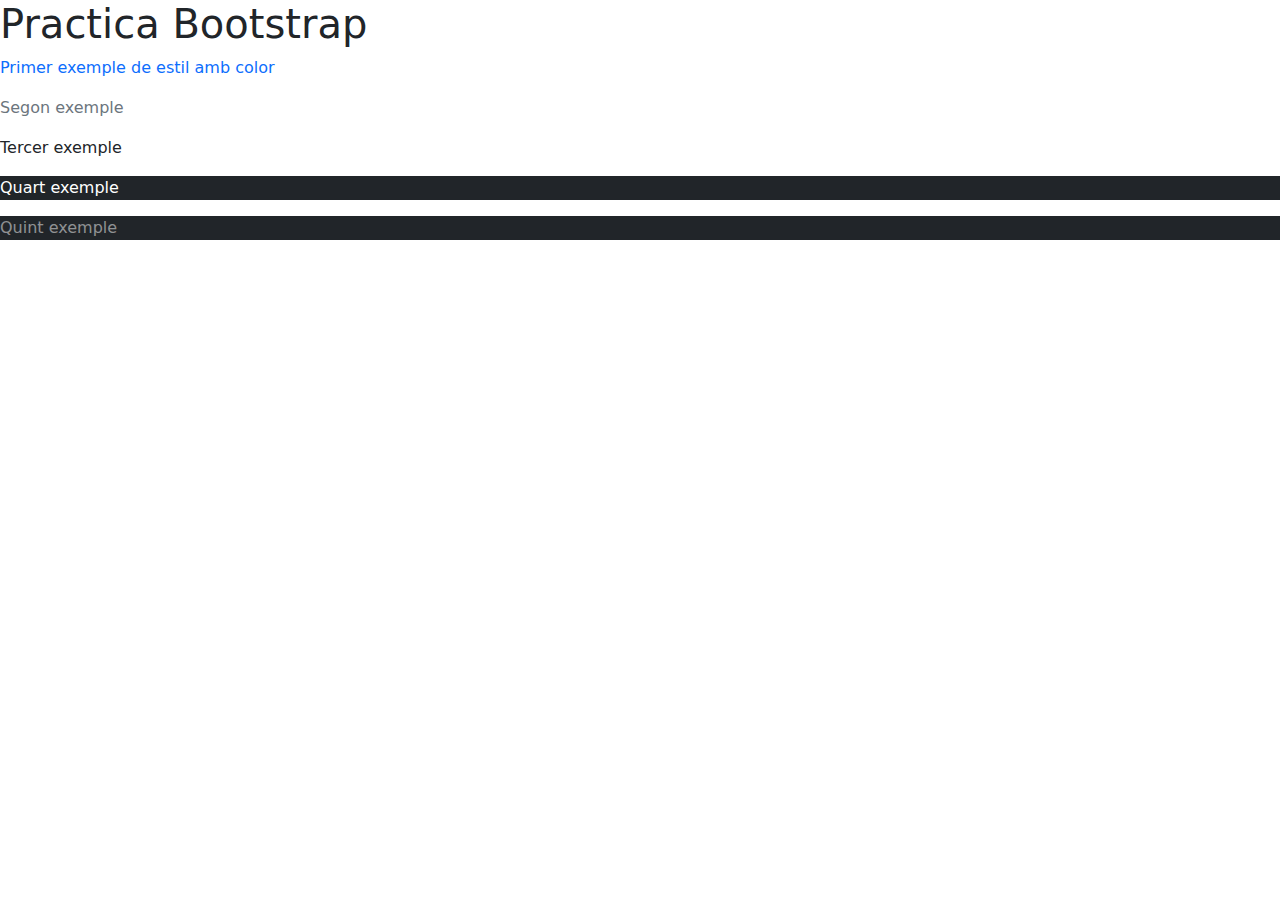
<file: index.html>
<!DOCTYPE html>
<html lang="es">
<head>
    <meta charset="UTF-8">
    <meta name="viewport" content="width=device-width, initial-scale=1.0">
    <meta http-equiv="X-UA-Compatible" content="ie-edge">
    <title>Practica Bootstrap</title>
    <link href="https://cdn.jsdelivr.net/npm/bootstrap@5.3.3/dist/css/bootstrap.min.css" rel="stylesheet" integrity="sha384-QWTKZyjpPEjISv5WaRU9OFeRpok6YctnYmDr5pNlyT2bRjXh0JMhjY6hW+ALEwIH" crossorigin="anonymous">    
</head>
<body>
    <h1>Practica Bootstrap</h1>
        <p class="text-primary">Primer exemple de estil amb color</p>
        <p class="text-secondary">Segon exemple</p>
        <p class="text-succes">Tercer exemple</p>
        <p class="text-white bg-dark">Quart exemple</p>
        <p class="text-white-50 bg-dark">Quint exemple</p>
</body>
<script src="https://cdn.jsdelivr.net/npm/@popperjs/core@2.11.8/dist/umd/popper.min.js" integrity="sha384-I7E8VVD/ismYTF4hNIPjVp/Zjvgyol6VFvRkX/vR+Vc4jQkC+hVqc2pM8ODewa9r" crossorigin="anonymous"></script>
<script src="https://cdn.jsdelivr.net/npm/bootstrap@5.3.3/dist/js/bootstrap.bundle.min.js" integrity="sha384-YvpcrYf0tY3lHB60NNkmXc5s9fDVZLESaAA55NDzOxhy9GkcIdslK1eN7N6jIeHz" crossorigin="anonymous"></script>
</html>
</file>
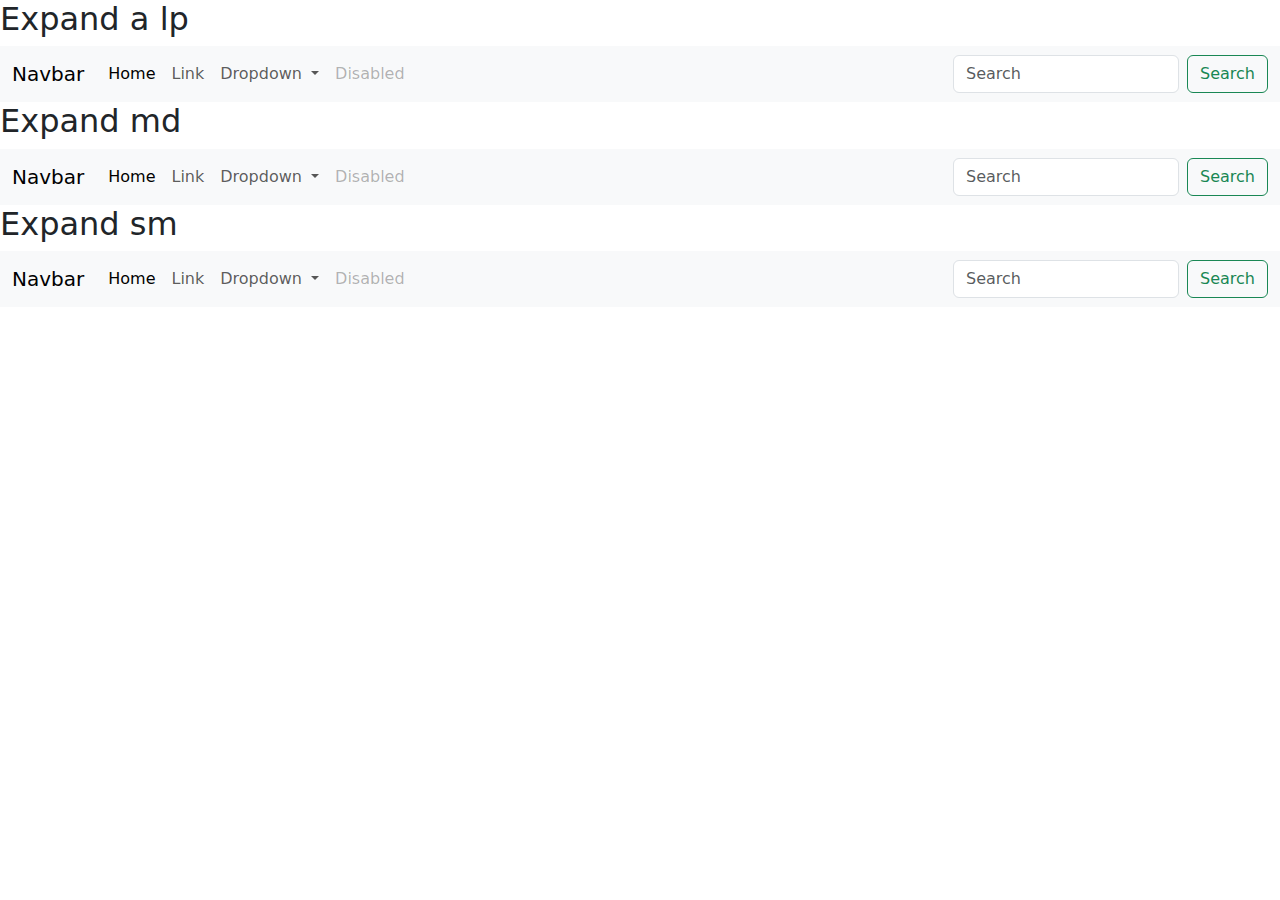
<file: barradenavegacio.html>
<!DOCTYPE html>
<html lang="es">
<head>
    <meta charset="UTF-8">
    <meta name="viewport" content="width=device-width, initial-scale=1.0">
    <title>BarNav</title>
    <link href="https://cdn.jsdelivr.net/npm/bootstrap@5.3.3/dist/css/bootstrap.min.css" rel="stylesheet" integrity="sha384-QWTKZyjpPEjISv5WaRU9OFeRpok6YctnYmDr5pNlyT2bRjXh0JMhjY6hW+ALEwIH" crossorigin="anonymous">    <title>Practica  Bootstrap</title>
</head>
<body>
    <h2>Expand a lp</h2>
    <nav class="navbar navbar-expand-lg bg-body-tertiary">
        <div class="container-fluid">
          <a class="navbar-brand" href="#">Navbar</a>
          <button class="navbar-toggler" type="button" data-bs-toggle="collapse" data-bs-target="#navbarSupportedContent" aria-controls="navbarSupportedContent" aria-expanded="false" aria-label="Toggle navigation">
            <span class="navbar-toggler-icon"></span>
          </button>
          <div class="collapse navbar-collapse" id="navbarSupportedContent">
            <ul class="navbar-nav me-auto mb-2 mb-lg-0">
              <li class="nav-item">
                <a class="nav-link active" aria-current="page" href="#">Home</a>
              </li>
              <li class="nav-item">
                <a class="nav-link" href="#">Link</a>
              </li>
              <li class="nav-item dropdown">
                <a class="nav-link dropdown-toggle" href="#" role="button" data-bs-toggle="dropdown" aria-expanded="false">
                  Dropdown
                </a>
                <ul class="dropdown-menu">
                  <li><a class="dropdown-item" href="#">Action</a></li>
                  <li><a class="dropdown-item" href="#">Another action</a></li>
                  <li><hr class="dropdown-divider"></li>
                  <li><a class="dropdown-item" href="#">Something else here</a></li>
                </ul>
              </li>
              <li class="nav-item">
                <a class="nav-link disabled" aria-disabled="true">Disabled</a>
              </li>
            </ul>
            <form class="d-flex" role="search">
              <input class="form-control me-2" type="search" placeholder="Search" aria-label="Search">
              <button class="btn btn-outline-success" type="submit">Search</button>
            </form>
          </div>
        </div>
      </nav>
    <h2>Expand md</h2>
    <nav class="navbar navbar-expand-lg bg-body-tertiary">
        <div class="container-fluid">
          <a class="navbar-brand" href="#">Navbar</a>
          <button class="navbar-toggler" type="button" data-bs-toggle="collapse" data-bs-target="#navbarSupportedContent" aria-controls="navbarSupportedContent" aria-expanded="false" aria-label="Toggle navigation">
            <span class="navbar-toggler-icon"></span>
          </button>
          <div class="collapse navbar-collapse" id="navbarSupportedContent">
            <ul class="navbar-nav me-auto mb-2 mb-lg-0">
              <li class="nav-item">
                <a class="nav-link active" aria-current="page" href="#">Home</a>
              </li>
              <li class="nav-item">
                <a class="nav-link" href="#">Link</a>
              </li>
              <li class="nav-item dropdown">
                <a class="nav-link dropdown-toggle" href="#" role="button" data-bs-toggle="dropdown" aria-expanded="false">
                  Dropdown
                </a>
                <ul class="dropdown-menu">
                  <li><a class="dropdown-item" href="#">Action</a></li>
                  <li><a class="dropdown-item" href="#">Another action</a></li>
                  <li><hr class="dropdown-divider"></li>
                  <li><a class="dropdown-item" href="#">Something else here</a></li>
                </ul>
              </li>
              <li class="nav-item">
                <a class="nav-link disabled" aria-disabled="true">Disabled</a>
              </li>
            </ul>
            <form class="d-flex" role="search">
              <input class="form-control me-2" type="search" placeholder="Search" aria-label="Search">
              <button class="btn btn-outline-success" type="submit">Search</button>
            </form>
          </div>
        </div>
      </nav>
      <h2>Expand sm</h2>
      <nav class="navbar navbar-expand-lg bg-body-tertiary">
        <div class="container-fluid">
          <a class="navbar-brand" href="#">Navbar</a>
          <button class="navbar-toggler" type="button" data-bs-toggle="collapse" data-bs-target="#navbarSupportedContent" aria-controls="navbarSupportedContent" aria-expanded="false" aria-label="Toggle navigation">
            <span class="navbar-toggler-icon"></span>
          </button>
          <div class="collapse navbar-collapse" id="navbarSupportedContent">
            <ul class="navbar-nav me-auto mb-2 mb-lg-0">
              <li class="nav-item">
                <a class="nav-link active" aria-current="page" href="#">Home</a>
              </li>
              <li class="nav-item">
                <a class="nav-link" href="#">Link</a>
              </li>
              <li class="nav-item dropdown">
                <a class="nav-link dropdown-toggle" href="#" role="button" data-bs-toggle="dropdown" aria-expanded="false">
                  Dropdown
                </a>
                <ul class="dropdown-menu">
                  <li><a class="dropdown-item" href="#">Action</a></li>
                  <li><a class="dropdown-item" href="#">Another action</a></li>
                  <li><hr class="dropdown-divider"></li>
                  <li><a class="dropdown-item" href="#">Something else here</a></li>
                </ul>
              </li>
              <li class="nav-item">
                <a class="nav-link disabled" aria-disabled="true">Disabled</a>
              </li>
            </ul>
            <form class="d-flex" role="search">
              <input class="form-control me-2" type="search" placeholder="Search" aria-label="Search">
              <button class="btn btn-outline-success" type="submit">Search</button>
            </form>
          </div>
        </div>
      </nav>
</body>
<script src="https://cdn.jsdelivr.net/npm/@popperjs/core@2.11.8/dist/umd/popper.min.js" integrity="sha384-I7E8VVD/ismYTF4hNIPjVp/Zjvgyol6VFvRkX/vR+Vc4jQkC+hVqc2pM8ODewa9r" crossorigin="anonymous"></script>
<script src="https://cdn.jsdelivr.net/npm/bootstrap@5.3.3/dist/js/bootstrap.bundle.min.js" integrity="sha384-YvpcrYf0tY3lHB60NNkmXc5s9fDVZLESaAA55NDzOxhy9GkcIdslK1eN7N6jIeHz" crossorigin="anonymous"></script>
</html>
</file>
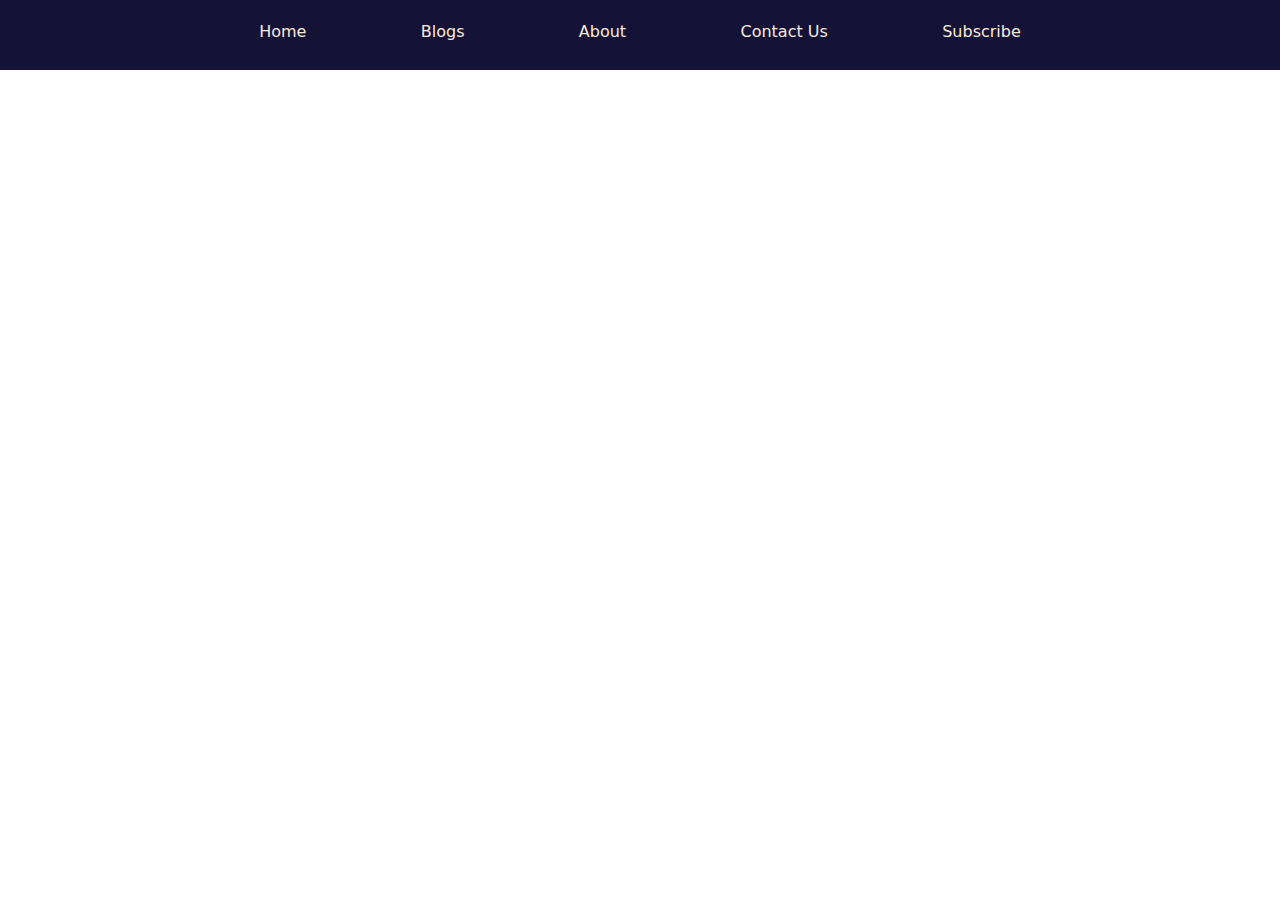
<file: blog.html>
<!DOCTYPE html>
<html lang="en">
<head>
    <meta charset="UTF-8">
    <meta name="viewport" content="width=device-width, initial-scale=1.0">
    <title>Pràctica 2-Blog</title>
    <link rel="stylesheet" href="https://cdn.jsdelivr.net/npm/bootstrap@5.3.3/dist/css/bootstrap.min.css">
    <link rel="stylesheet" href="css/blog.css">
</head>
<body>
    <div class="custom-container"></div>
        <section class="pestanyes">
            <divc class="tab-container-1">
                <div class="tab-1">
                    <p>Home</p>
                </div>
                <div class="tab-2">
                    <p>Blogs</p>
                </div>
                <div class="tab-3">
                    <p>About</p>
                </div>
                <div class="tab-4">
                    <p>Contact Us</p>
                </div>
                <div class="tab-4">
                    <div class="button">
                        <p>Subscribe</p>
                    </div>   
                </div>


            </divc>
        </section>
</body>
</html>
</file>
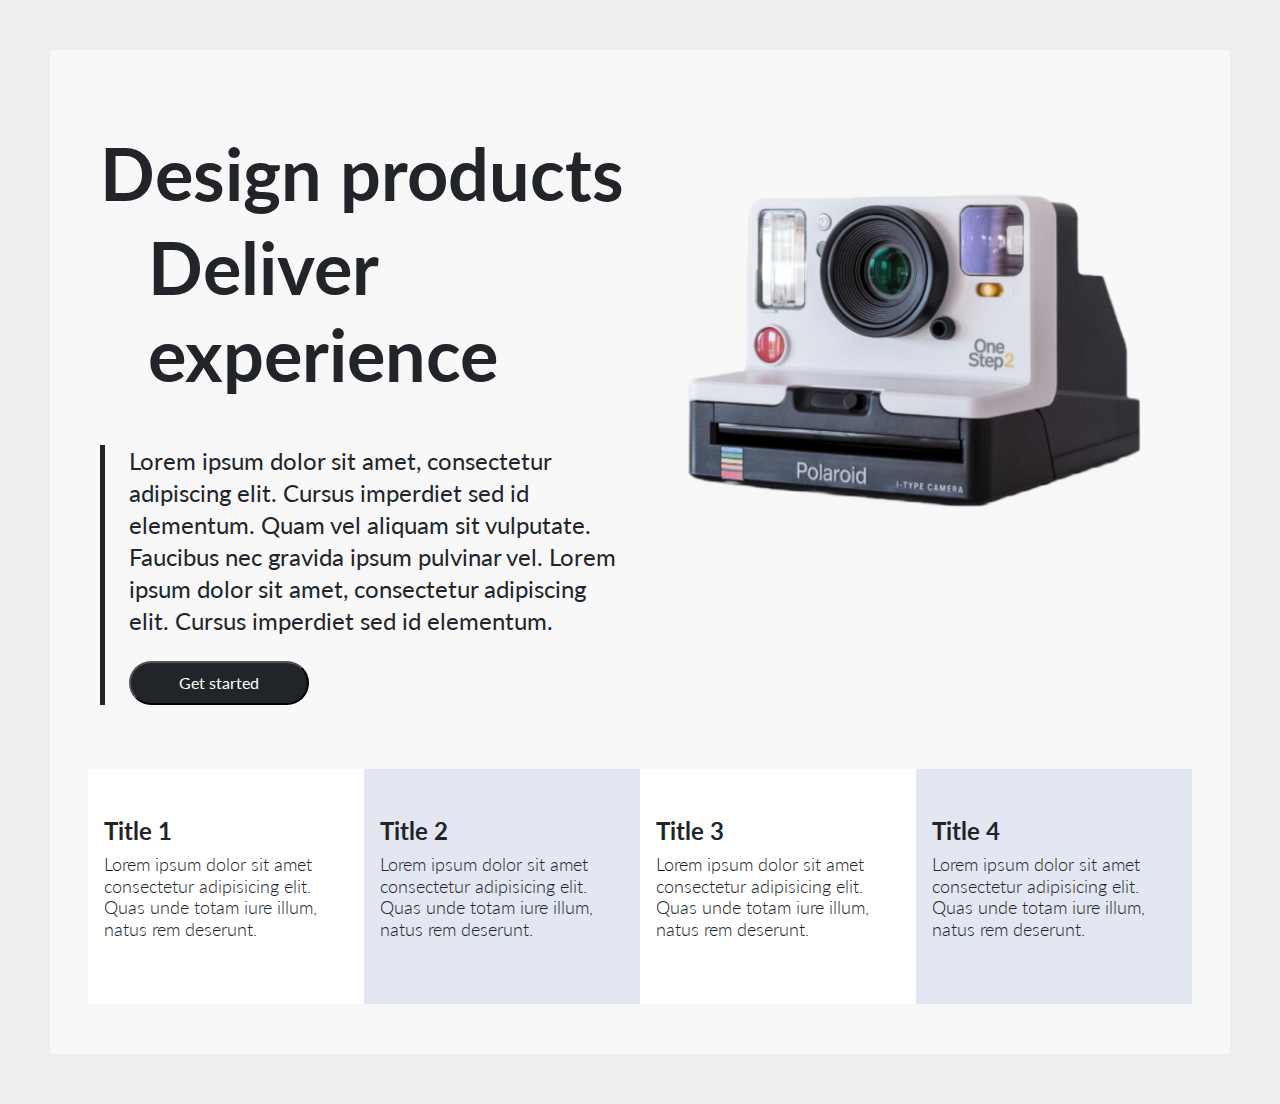
<file: figma.html>
<!DOCTYPE html>
<html lang="es">

<head>
    <meta charset="UTF-8">
    <meta name="viewport" content="width=device-width, initial-scale=1.0">
    <title>Exercici boostrap</title>
    <link rel="stylesheet" href="https://cdn.jsdelivr.net/npm/bootstrap@5.3.3/dist/css/bootstrap.min.css">
    <link rel="stylesheet" href="css/style.css">
</head>

<body>
    <div class="container-fluid custom-container">
        <div class="row">
            <div class="col-md-6">
                <div class="col-md-12 title">
                    <h1>Design products</h1>
                    <h1 class="ms-5">Deliver experience</h1>
                </div>
                <div class="col-md-12 mt-5 ps-4 border-start border-dark border-5 title-description mb-5">
                    <p class="text-justify">
                        Lorem ipsum dolor sit amet, consectetur adipiscing elit.
                        Cursus imperdiet sed id elementum. Quam vel aliquam sit
                        vulputate. Faucibus nec gravida ipsum pulvinar vel.
                        Lorem ipsum dolor sit amet, consectetur adipiscing elit.
                        Cursus imperdiet sed id elementum.
                    </p>
                    <button class=" bg-dark text-white rounded-pill px-5 pb-2 pt-2 mt-2">
                        Get started
                    </button>
                </div>
            </div>
            <div class="col-md-6">
                <img class="img-fluid mt-4 mb-5 p-2" src="img/Captura de pantalla de 2024-11-22 09-06-09.png" alt="Exercici boostrap"
                    title="Polaroid camera">
            </div>
        </div>
        <div class="row mt-3 row-cards">
            <div class="col-md-3 p-3 pt-5 pb-5 bg-white">
                <h6>Title 1</h6>
                <p>
                    Lorem ipsum dolor sit amet consectetur adipisicing elit.
                    Quas unde totam iure illum, natus rem deserunt.
                </p>
            </div>
            <div class="col-md-3 p-3 pt-5 pb-5 bg-exercici">
                <h6>Title 2</h6>
                <p>
                    Lorem ipsum dolor sit amet consectetur adipisicing elit.
                    Quas unde totam iure illum, natus rem deserunt.
                </p>
            </div>
            <div class="col-md-3 p-3 pt-5 pb-5 bg-white">
                <h6>Title 3</h6>
                <p>
                    Lorem ipsum dolor sit amet consectetur adipisicing elit.
                    Quas unde totam iure illum, natus rem deserunt.
                </p>
            </div>
            <div class="col-md-3 p-3 pt-5 pb-5 bg-exercici">
                <h6>Title 4</h6>
                <p>
                    Lorem ipsum dolor sit amet consectetur adipisicing elit.
                    Quas unde totam iure illum, natus rem deserunt.
                </p>
            </div>
        </div>
    </div>
</body>

</html>
</file>
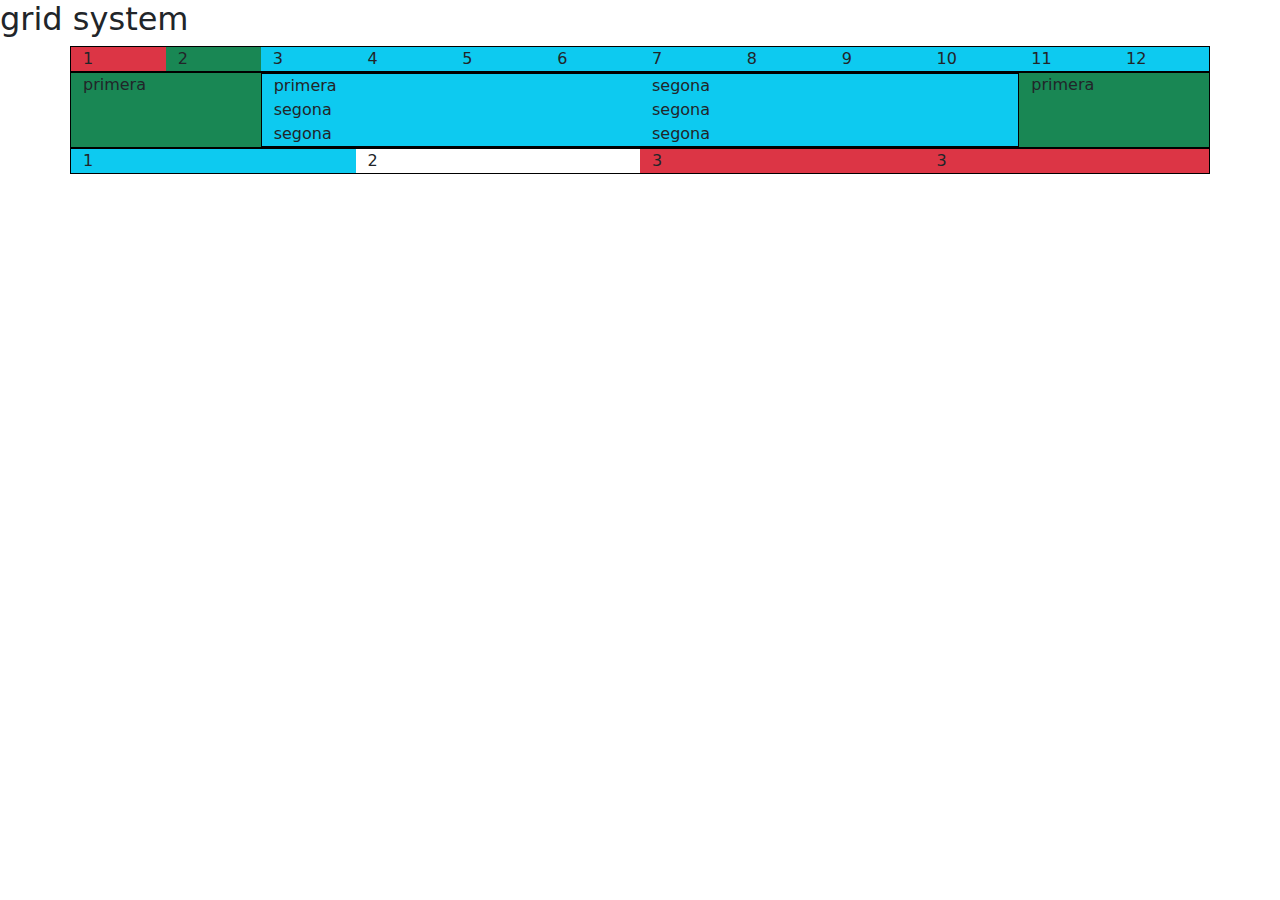
<file: grid.html>
<!DOCTYPE html>
<html lang="es">
<head>
    <meta charset="UTF-8">
    <meta name="viewport" content="width=device-width, initial-scale=1.0">
    <title>Grid System</title>
    <link href="https://cdn.jsdelivr.net/npm/bootstrap@5.3.3/dist/css/bootstrap.min.css" rel="stylesheet" integrity="sha384-QWTKZyjpPEjISv5WaRU9OFeRpok6YctnYmDr5pNlyT2bRjXh0JMhjY6hW+ALEwIH" crossorigin="anonymous">    
    <style>
        div .row {
            border: 1px solid black;
        }
    </style>
</head>
<body>
    <h2>grid system</h2>
    <div class="container">
        <div class="row">
            <div class="bg-danger col-1">1</div>
            <div class="bg-success col-1">2</div>
            <div class="bg-info col-1">3</div>
            <div class="bg-info col-1">4</div>
            <div class="bg-info col-1">5</div>
            <div class="bg-info col-1">6</div>
            <div class="bg-info col-1">7</div>
            <div class="bg-info col-1">8</div>
            <div class="bg-info col-1">9</div>
            <div class="bg-info col-1">10</div>
            <div class="bg-info col-1">11</div>
            <div class="bg-info col-1">12</div>
        </div>
        <div class="row">
            <div class="bg-success col-md-2">primera</div>
            <div class="bg-info col-md-8">
                <div class="row">
                    <div class="col-6">
                        primera
                    </div>
                    <div class="col-6">
                        segona
                    </div>
                    <div class="col-6">
                        segona
                    </div>
                    <div class="col-6">
                        segona
                    </div>
                    <div class="col-6">
                        segona
                    </div>
                    <div class="col-6">
                        segona
                    </div>
                </div>
            </div>
            <div class="bg-success col-md-2">primera</div>
        </div>
        <div class="row">
            <div class="bg-info col-3">1</div>
            <div class="col-sm-3">2</div>
            <div class="bg-danger col-sm-3">3</div>
            <div class="bg-danger col-sm-3">3</div>

    </div>
</body>
</html>
</file>
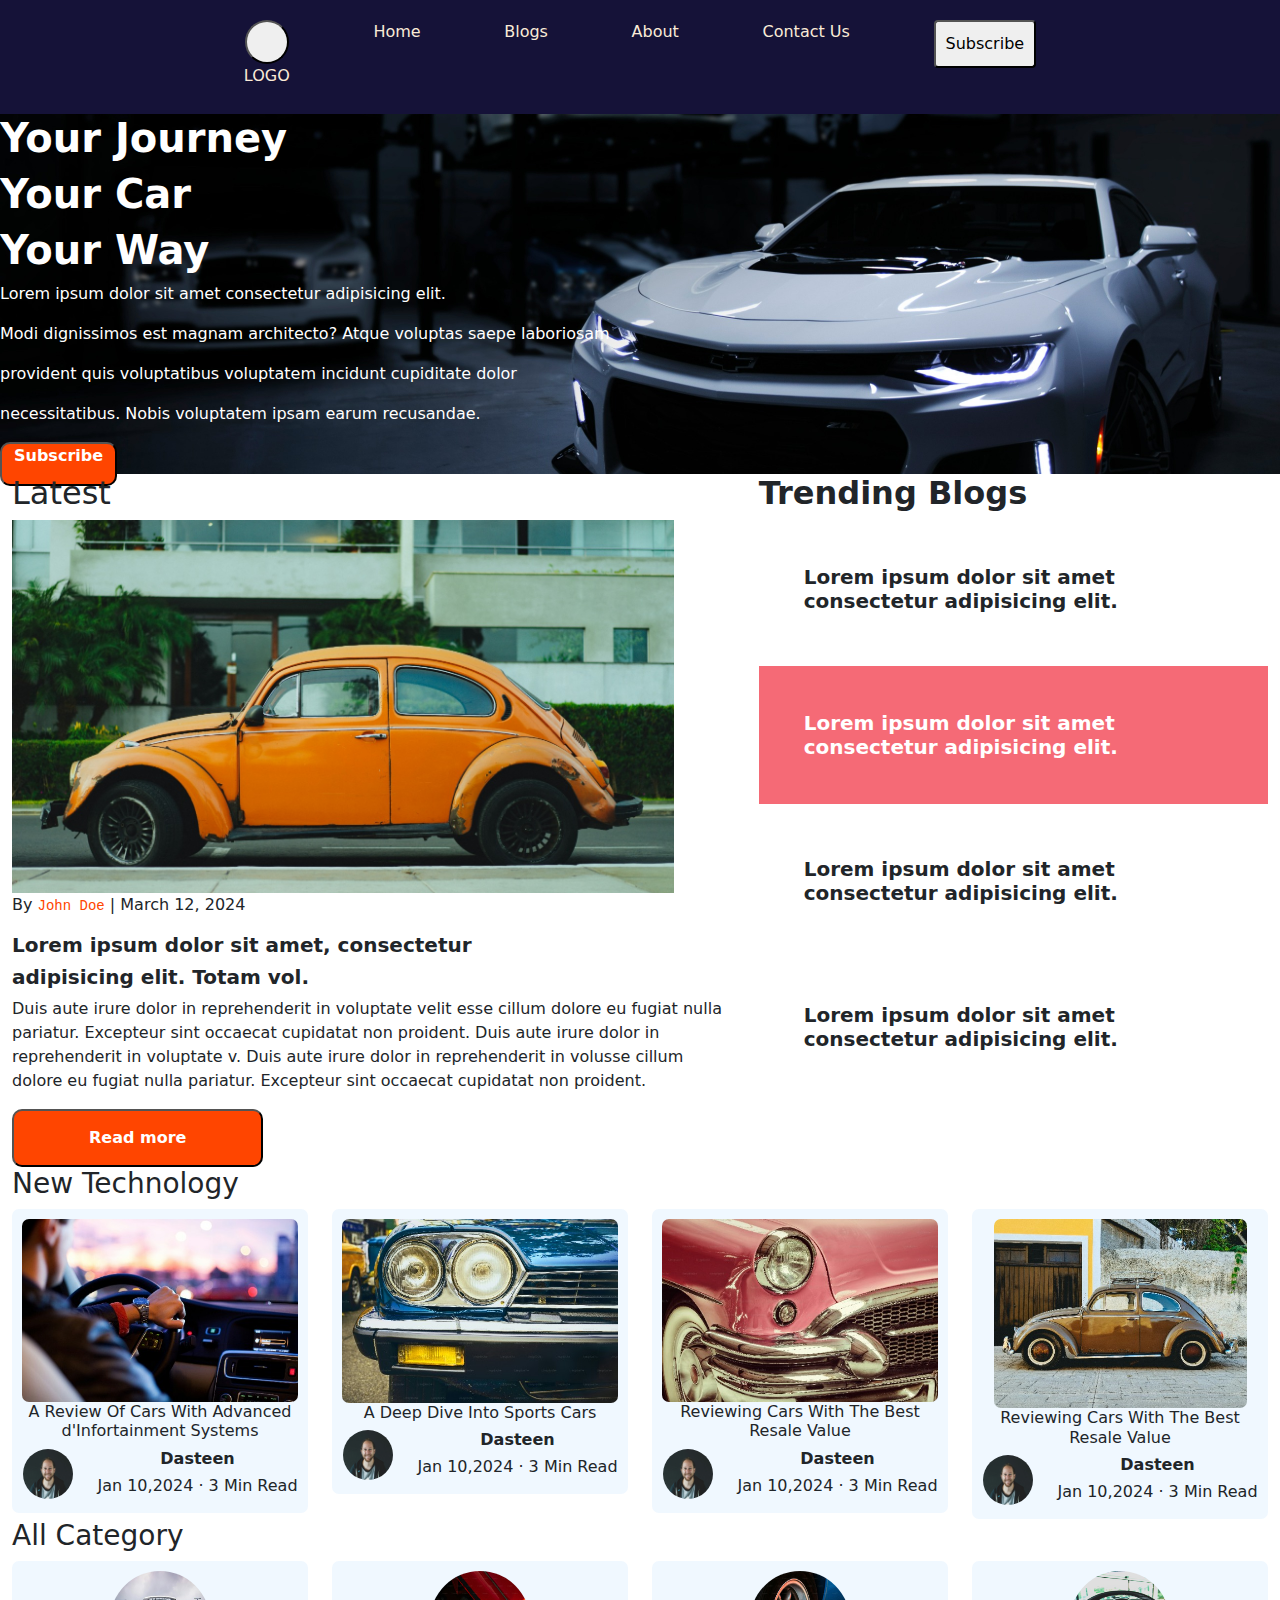
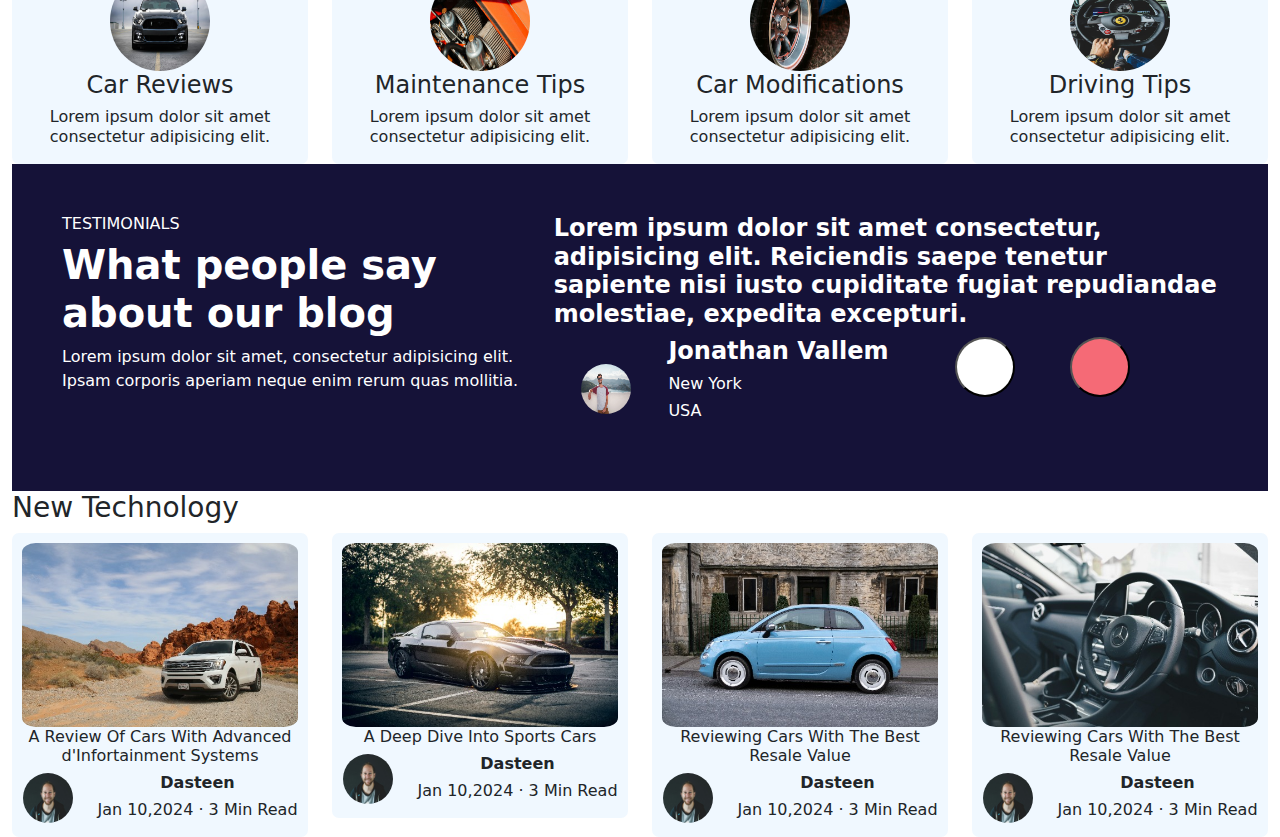
<file: home_boots.html>
<!DOCTYPE html>
<html lang="en">
<head>
    <meta charset="UTF-8">
    <meta name="viewport" content="width=device-width, initial-scale=1.0">
    <meta http-equiv="X-UA-Compatible" content="in-edge">
    <title>Pràctica 2-Blog</title>
    <link rel="stylesheet" href="https://cdn.jsdelivr.net/npm/bootstrap@5.3.3/dist/css/bootstrap.min.css">
    <link rel="stylesheet" href="css/blog.css">
</head>
<body>
    <div class="custom-container">
        <section class="pestanyes">
            <div class="tab-container-1">
                <div class="tab-1">
                    <button class="log-button"></button>
                    <p>LOGO</p>
                </div>
                <div class="tab-2">
                    <p>Home</p>
                </div>
                <div class="tab-3">
                    <p>Blogs</p>
                </div>
                <div class="tab-4">
                    <p>About</p>
                </div>
                <div class="tab-5">
                    <p>Contact Us</p>
                </div>
                <div class="tab-6">
                    <button class="nav-button-1">Subscribe</button>
                </div>
            </div>
        </section>
    </div>
    <header id="showcase">
        <h1><strong>Your Journey</strong></h1>
        <h1><strong>Your Car</strong></h1>
        <h1><strong>Your Way</strong></h1>
        <p>Lorem ipsum dolor sit amet consectetur adipisicing elit.</p>
        <p>Modi dignissimos est magnam architecto? Atque voluptas saepe laboriosam</p>
        <p>provident quis voluptatibus voluptatem incidunt cupiditate dolor</p>
        <p>necessitatibus. Nobis voluptatem ipsam earum recusandae.</p>
        <button class="nav-button-2">
            <p><strong>Subscribe</strong></p>
        </button>
    </header>
    <div class="container-fluid">
        <div class="row">
            <div class="col-sm-7">
                <h2>Latest</h2>
                    <div class="img-1">
                        <img class="col-mb-12 col-sm-6 col-md-11" src="img/img_blog2.jpeg" alt="">
                    </div>
                <p>By <code class="color-txt">John Doe</code> | March 12, 2024</p>
                <h5><strong>Lorem ipsum dolor sit amet, consectetur</strong></h5>
                <h5><strong>adipisicing elit. Totam vol.</strong></h5>
                <p class="petit-letter">Duis aute irure dolor in reprehenderit in voluptate velit esse cillum dolore eu fugiat nulla pariatur. Excepteur sint occaecat cupidatat non proident. Duis aute irure dolor in reprehenderit in voluptate v. Duis aute irure dolor in reprehenderit in volusse cillum dolore eu fugiat nulla pariatur. Excepteur sint occaecat cupidatat non proident.</p>
                <button class="nav-button-3"><strong>Read more</strong></button>
            </div>
            <div class="col-sm-5">
                <h2><strong>Trending Blogs</strong></h2>
                    <h5 class="contain1"><strong>Lorem ipsum dolor sit amet consectetur adipisicing elit.</strong></h5>
                    <h5 class="contain2"><strong>Lorem ipsum dolor sit amet consectetur adipisicing elit.</strong></h5>
                    <h5 class="contain1"><strong>Lorem ipsum dolor sit amet consectetur adipisicing elit.</strong></h5>
                    <h5 class="contain1"><strong>Lorem ipsum dolor sit amet consectetur adipisicing elit.</strong></h5>
            </div>
        </div>
        <div class="row">
            <h3>New Technology</h3>
            <div class="col-sm-3">
                <div class="container">
                    <img class="img-2 col-mb-12 col-sm-6 col-md-12" src="img/img_blog3.jpeg" alt="">
                    <h6>A Review Of Cars With Advanced d'Infortainment Systems</h6>
                    <div class="row">
                        <div class="col-sm-3">
                            <img class="img-3 col-sm-3 col-sm-6 col-md-12" src="img/img_blog4.jpeg" alt="">
                        </div>
                        <div class="col-sm-9">
                            <h6><Strong>Dasteen</Strong></h6>
                            <h6>Jan 10,2024 · 3 Min Read</h6>
                        </div>
                    </div>  
                </div>
            </div>
            <div class="col-sm-3">
                <div class="container">
                    <img class="img-2 col-mb-12 col-sm-6 col-md-12" src="img/img_blog5.jpeg" alt="">
                    <h6>A Deep Dive Into Sports Cars</h6>
                    <div class="row">
                        <div class="col-sm-3">
                            <img class="img-3 col-sm-3 col-sm-6 col-md-12" src="img/img_blog4.jpeg" alt="">
                        </div>
                        <div class="col-sm-9">
                            <h6><Strong>Dasteen</Strong></h6>
                            <h6>Jan 10,2024 · 3 Min Read</h6>
                        </div>
                    </div>
                </div>
            </div>
            <div class="col-sm-3">
                <div class="container">
                    <img class="img-2 col-mb-12 col-sm-6 col-md-12" src="img/img_blog6.jpeg" alt="">
                    <h6>Reviewing Cars With The Best Resale Value</h6>
                    <div class="row">
                        <div class="col-sm-3">
                            <img class="img-3 col-sm-3 col-sm-6 col-md-12" src="img/img_blog4.jpeg" alt="">
                        </div>
                        <div class="col-sm-9">
                            <h6><Strong>Dasteen</Strong></h6>
                            <h6>Jan 10,2024 · 3 Min Read</h6>
                        </div>
                    </div>
                </div>
            </div>
            <div class="col-sm-3">
                <div class="container">
                    <img class="img-2 col-mb-12 col-sm-6 col-md-11" src="img/img_blog7.jpeg" alt="">
                    <h6>Reviewing Cars With The Best Resale Value</h6>
                    <div class="row">
                        <div class="col-sm-3">
                            <img class="img-3 col-sm-3 col-sm-6 col-md-12" src="img/img_blog4.jpeg" alt="">                   
                        </div>
                        <div class="col-sm-9">
                            <h6><Strong>Dasteen</Strong></h6>
                            <h6>Jan 10,2024 · 3 Min Read</h6>
                        </div>
                    </div>
                </div>
            </div>
        </div>
        <div class="row">
            <h3>All Category</h3>
            <div class="col-sm-3">
                <div class="container">
                    <img class="img-4 col-sm-3 col-sm-3 col-sm-6" src="img/img_blog8.jpeg" alt="">
                    <h4>Car Reviews</h4>
                    <h6>Lorem ipsum dolor sit amet consectetur adipisicing elit.</h6>
                </div>
            </div>
            <div class="col-sm-3">
                <div class="container">
                    <img class="img-4 col-sm-3 col-sm-3 col-sm-6" src="img/img_blog9.jpeg" alt="">
                    <h4>Maintenance Tips</h4>
                    <h6>Lorem ipsum dolor sit amet consectetur adipisicing elit.</h6>
                </div>
            </div>
            <div class="col-sm-3">
                <div class="container">
                    <img class="img-4 col-sm-3 col-sm-3 col-sm-6" src="img/img_blog10.jpeg" alt="">
                    <h4>Car Modifications</h4>
                    <h6>Lorem ipsum dolor sit amet consectetur adipisicing elit.</h6>
                </div>
            </div>
            <div class="col-sm-3">
                <div class="container">
                    <img class="img-4 col-sm-3 col-sm-3 col-sm-6" src="img/img_blog11.jpeg" alt="">
                    <h4>Driving Tips</h4>
                    <h6>Lorem ipsum dolor sit amet consectetur adipisicing elit.</h6>
                </div>
            </div>
        </div>
        <div class="background">
            <div class="row">
                <div class="col-sm-5">
                    <h6>TESTIMONIALS</h6>
                    <h1><strong>What people say about our blog</strong></h1>
                    <p>Lorem ipsum dolor sit amet, consectetur adipisicing elit. Ipsam corporis aperiam neque enim rerum quas mollitia.</p>
                </div>
                <div class="col-sm-7">
                    <h4><Strong>Lorem ipsum dolor sit amet consectetur, adipisicing elit. Reiciendis saepe tenetur sapiente nisi iusto cupiditate fugiat repudiandae molestiae, expedita excepturi.</Strong></h4>
                    <div class="row">
                        <div class="col-sm-2">
                            <img class="img-5 col-sm-3 col-sm-6 col-mb-12" src="img/img_blog12.png" alt="">
                        </div>
                        <div class="col-sm-5">
                            <h4><strong>Jonathan Vallem</strong></h4>
                            <h6>New York</h6>
                            <h6>USA</h6>
                        </div>
                        <div class="col-sm-2">
                            <button class="boton1"> 
                                <i class="fa-solid fa-arrow-left"></i>
                            </button>
                        </div>
                        <div class="col-sm-3">
                            <button class="boton2"> 
                                <i class="fa-solid fa-arrow-right"></i>
                            </button>
                        </div>
                    </div>
                </div>
            </div>
        </div>
        <div class="row">
            <h3>New Technology</h3>
                <div class="col-sm-3">
                    <div class="container">
                        <img class="img-6 col-mb-12 col-sm-6 col-md-12" src="img/img_blog13.jpeg" alt="">
                        <h6>A Review Of Cars With Advanced d'Infortainment Systems</h6>
                        <div class="row">
                            <div class="col-sm-3">
                                <img class="img-3 col-sm-3 col-sm-6 col-md-12" src="img/img_blog4.jpeg" alt="">
                            </div>
                            <div class="col-sm-9">
                                <h6><Strong>Dasteen</Strong></h6>
                                <h6>Jan 10,2024 · 3 Min Read</h6>
                            </div>
                        </div>  
                    </div>
                </div>
                <div class="col-sm-3">
                    <div class="container">
                        <img class="img-6 col-mb-12 col-sm-6 col-md-12" src="img/img_blog14.jpeg" alt="">
                        <h6>A Deep Dive Into Sports Cars</h6>
                        <div class="row">
                            <div class="col-sm-3">
                                <img class="img-3 col-sm-3 col-sm-6 col-md-12" src="img/img_blog4.jpeg" alt="">
                            </div>
                            <div class="col-sm-9">
                                <h6><Strong>Dasteen</Strong></h6>
                                <h6>Jan 10,2024 · 3 Min Read</h6>
                            </div>
                        </div>  
                    </div>
                </div>
                <div class="col-sm-3">
                    <div class="container">
                        <img class="img-6 col-mb-12 col-sm-6 col-md-12" src="img/img_blog15.jpeg" alt="">
                        <h6>Reviewing Cars With The Best Resale Value</h6>
                        <div class="row">
                            <div class="col-sm-3">
                                <img class="img-3 col-sm-3 col-sm-6 col-md-12" src="img/img_blog4.jpeg" alt="">
                            </div>
                            <div class="col-sm-9">
                                <h6><Strong>Dasteen</Strong></h6>
                                <h6>Jan 10,2024 · 3 Min Read</h6>
                            </div>
                        </div>  
                    </div>
                </div>
                <div class="col-sm-3">
                    <div class="container">
                        <img class="img-6 col-mb-12 col-sm-6 col-md-12" src="img/img_blog16.jpeg" alt="">
                        <h6>Reviewing Cars With The Best Resale Value</h6>
                        <div class="row">
                            <div class="col-sm-3">
                                <img class="img-3 col-sm-3 col-sm-6 col-md-12" src="img/img_blog4.jpeg" alt="">
                            </div>
                            <div class="col-sm-9">
                                <h6><Strong>Dasteen</Strong></h6>
                                <h6>Jan 10,2024 · 3 Min Read</h6>
                            </div>
                        </div>  
                    </div>
                </div>
            </div>
        </div>
    </div>
</body>
</html>
</file>
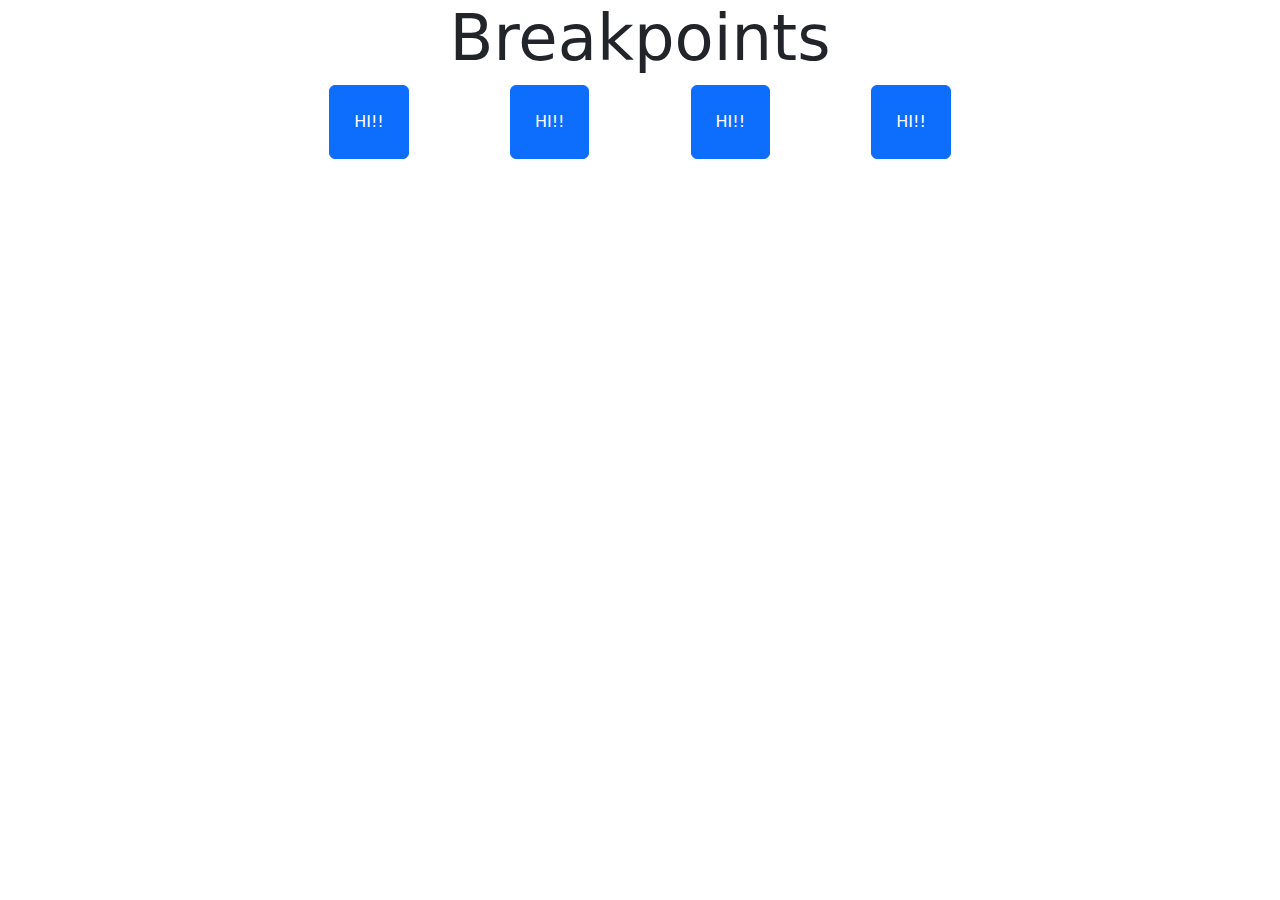
<file: responsive.html>
<!DOCTYPE html>
<html lang="en">
<head>
    <meta charset="UTF-8">
    <meta name="viewport" content="width=device-width, initial-scale=1.0">
    <meta http-equiv="X-UA-Compatible" content="ie-edge">
    <title>Responsive</title>
    <link href="https://cdn.jsdelivr.net/npm/bootstrap@5.3.3/dist/css/bootstrap.min.css" rel="stylesheet" integrity="sha384-QWTKZyjpPEjISv5WaRU9OFeRpok6YctnYmDr5pNlyT2bRjXh0JMhjY6hW+ALEwIH" crossorigin="anonymous">    
</head>
<body>
    <div class="container text-center">
        <h1 class="display-3">Breakpoints</h1>
        <button class="btn btn-primary mx-0 mx-sm-2 mx-md-3 p-4 mx-xl-5">HI!!</button>
        <button class="btn btn-primary mx-0 mx-sm-2 mx-md-3 p-4 mx-xl-5">HI!!</button>
        <button class="btn btn-primary mx-0 mx-sm-2 mx-md-3 p-4 mx-xl-5">HI!!</button>
        <button class="btn btn-primary mx-0 mx-sm-2 mx-md-3 p-4 mx-xl-5">HI!!</button>
    </div>
</body>
</html>
</file>
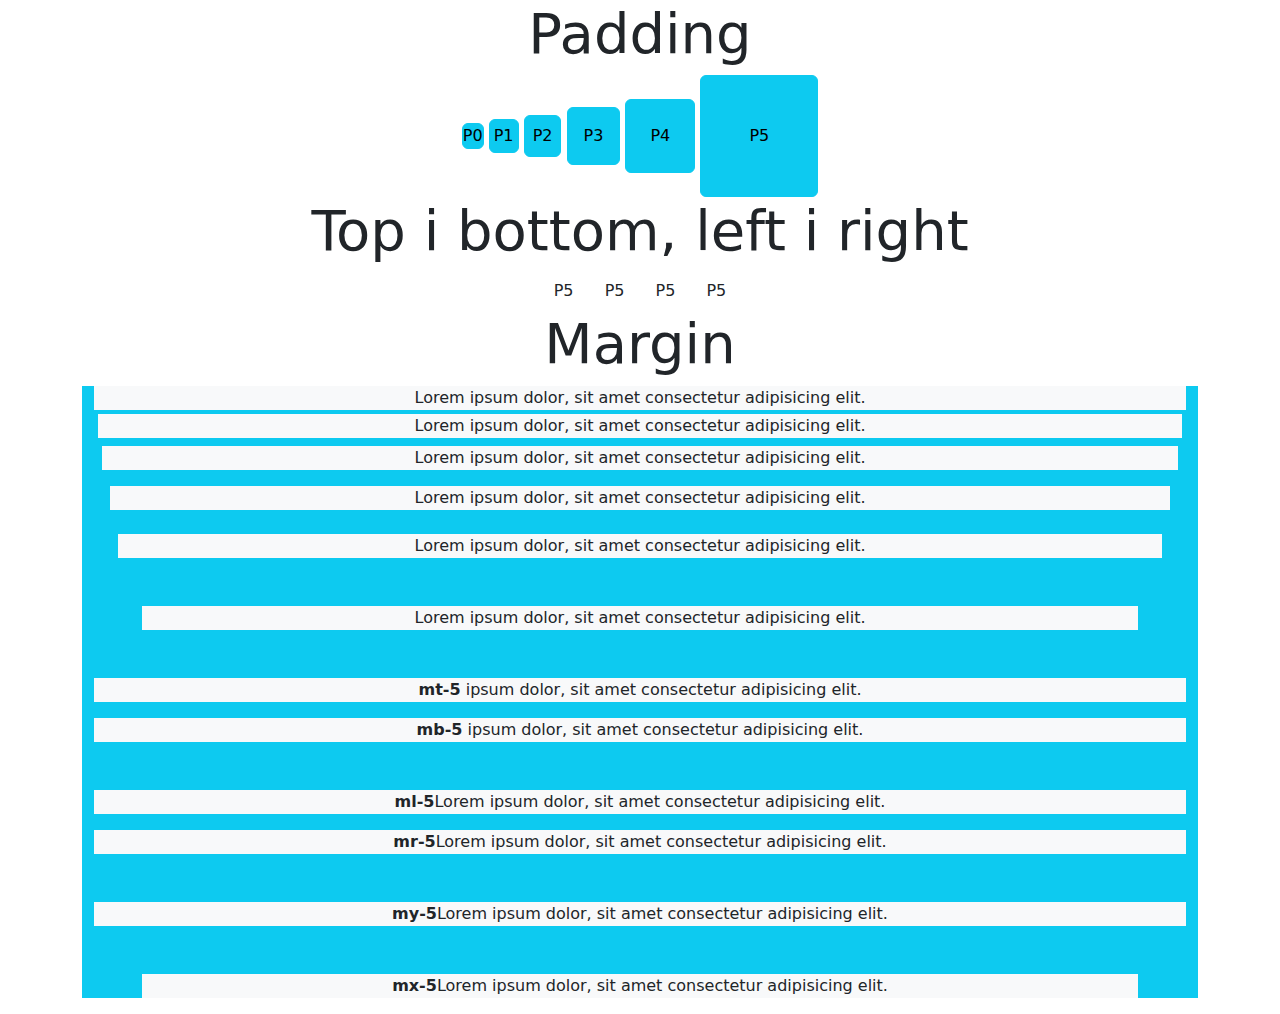
<file: spaciongs.html>
<!DOCTYPE html>
<html lang="es">
<head>
    <meta charset="UTF-8">
    <meta name="viewport" content="width=device-width, initial-scale=1.0">
    <title>Spacings</title>
    <link href="https://cdn.jsdelivr.net/npm/bootstrap@5.3.3/dist/css/bootstrap.min.css" rel="stylesheet" integrity="sha384-QWTKZyjpPEjISv5WaRU9OFeRpok6YctnYmDr5pNlyT2bRjXh0JMhjY6hW+ALEwIH" crossorigin="anonymous">   
    <title>Practica  Bootstrap</title>
    <style>
    </style>

</head>
<body>
    <div  class="container text-center">
        <h2 class="display-4">Padding</h2>
        <button class="btn btn-info p-0">P0</button>
        <button class="btn btn-info p-1">P1</button>
        <button class="btn btn-info p-2">P2</button>
        <button class="btn btn-info p-3">P3</button>
        <button class="btn btn-info p-4">P4</button>
        <button class="btn btn-info p-5">P5</button>
        <h2 class="display-4">Top i bottom, left i right</h2>
        <button class="btn btn info pt-o">P5</button>
        <button class="btn btn info pb-o">P5</button>
        <button class="btn btn info pl-o">P5</button>
        <button class="btn btn info pr-o">P5</button>
        <h2 class="display-4">Margin</h2>
        <div class="container bg-info">
            <p class="bg-light m-0">Lorem ipsum dolor, sit amet consectetur adipisicing elit.</p>
            <p class="bg-light m-1">Lorem ipsum dolor, sit amet consectetur adipisicing elit.</p>
            <p class="bg-light m-2">Lorem ipsum dolor, sit amet consectetur adipisicing elit.</p>
            <p class="bg-light m-3">Lorem ipsum dolor, sit amet consectetur adipisicing elit.</p>
            <p class="bg-light m-4">Lorem ipsum dolor, sit amet consectetur adipisicing elit.</p>
            <p class="bg-light m-5">Lorem ipsum dolor, sit amet consectetur adipisicing elit.</p>
            <p class="bg-light mt-5"><strong>mt-5</strong> ipsum dolor, sit amet consectetur adipisicing elit.</p>
            <p class="bg-light mb-5"><strong>mb-5</strong> ipsum dolor, sit amet consectetur adipisicing elit.</p>
            <p class="bg-light ml-5"><strong>ml-5</strong>Lorem ipsum dolor, sit amet consectetur adipisicing elit.</p>
            <p class="bg-light mr-5"><strong>mr-5</strong>Lorem ipsum dolor, sit amet consectetur adipisicing elit.</p>
            <p class="bg-light my-5"><strong>my-5</strong>Lorem ipsum dolor, sit amet consectetur adipisicing elit.</p>
            <p class="bg-light mx-5"><strong>mx-5</strong>Lorem ipsum dolor, sit amet consectetur adipisicing elit.</p>



        </div>


    </div>
</body>
<script src="https://cdn.jsdelivr.net/npm/@popperjs/core@2.11.8/dist/umd/popper.min.js" integrity="sha384-I7E8VVD/ismYTF4hNIPjVp/Zjvgyol6VFvRkX/vR+Vc4jQkC+hVqc2pM8ODewa9r" crossorigin="anonymous"></script>
<script src="https://cdn.jsdelivr.net/npm/bootstrap@5.3.3/dist/js/bootstrap.bundle.min.js" integrity="sha384-YvpcrYf0tY3lHB60NNkmXc5s9fDVZLESaAA55NDzOxhy9GkcIdslK1eN7N6jIeHz" crossorigin="anonymous"></script>
</html>
</file>
<file: css/blog.css>
* {
    margin: 0;
    padding: 0;
}

.tab-container-1 {
    display: flex;
    width: 70%;
    margin: 0 auto;
    justify-content: space-around;
    padding: 10px;
    padding-top: 20px;
    text-align: center;
    color: antiquewhite;   
}

.tab-container-1 div:hover  {
    color: rgb(255, 255, 255);
    cursor: pointer;
}

.pestanyes {
    background-color: rgb(21, 18, 56);
}

.nav-button-1 {
    border-radius: 4px;
    padding: 10px;
}

.nav-button-2 {
    border-radius: 10px;
    padding-right: 12px;
    padding-left: 12px;
    background-color: orangered;
    color: white;
}

.nav-button-3 {
    border-radius: 10px;
    padding-left: 75px;
    padding-top: 15px;
    padding-bottom: 15px;
    padding-right: 75px;
    background-color: orangered;
    color: white;
}

.log-button {
    border-radius: 30px;
    padding: 20px;
    align-items: start;
}

#showcase {
    background-image: url(../img/img_blog1.jpeg);
    height: 40vh;
    background-position: center;
    background-size: cover;
    color: white;
}

h1 {
    color: white;
}

.part-1 {
    padding-left: 10px;
    color: black;
}

.color-txt {
    color: orangered;
}

.contain1 {
    padding: 45px;
}
.contain2 {
    background-color: rgb(245, 106, 118);
    color: white;
    padding: 45px;;
}

.img-2 {
   border-radius: 7px;
}

.img-3 {
    border-radius: 50%;
    width: 50px;
    height: 50px;
}

.img-4 {
    border-radius: 50%;
    width: 100px;
    height: 100px;
}

.img-5 {
    border-radius: 50%;
    margin: 30%;
    width: 50px;
    height: 50px;
}

.img-6 {
    border-radius: 5%;
}

.container {
    border-radius: 7px;
    background-color: aliceblue;
    padding: 10px;
    text-align: center;
}

.text-align {
    text-align: center;
} 

.background {
    background-color: rgb(21, 18, 56);
    color: white;
    padding: 50px;
}

.boton1 {
    border-radius: 50%;
    width: 60px;
    height: 60px;
    background-color: white;
    color: black;
}

.boton2 {
    border-radius: 50%;
    width: 60px;
    height: 60px;
    background-color: rgb(245, 106, 118);
    color: black;
}
</file>
<file: css/style.css>
@import url('https://fonts.googleapis.com/css2?family=Lato:ital,wght@0,100;0,300;0,400;0,700;0,900;1,100;1,300;1,400;1,700;1,900&family=Roboto:wght@100;400;700&display=swap');


body {
    background-color: #eee;
    font-family: "Lato", sans-serif;
    padding: 50px;
}



.custom-container {
    max-width: 1440px;
    margin: 0px auto;
    padding: 80px 50px 50px;
    background-color: #f8f8f8;
}

.title h1 {
    font-weight: 700;
    font-size: 72px;
    line-height: 86.4px;
}

.title-description p {
    font-size: 24px;
    line-height: 32px;
}

.bg-exercici {
    background-color: #E2E7F1;
}

.row-cards h6 {
    font-weight: 700;
    font-size: 24px;
    line-height: 28.8px;
}

.row-cards p {
    font-weight: 300;
    font-size: 18px;
    line-height: 21.6px;
}
</file>
